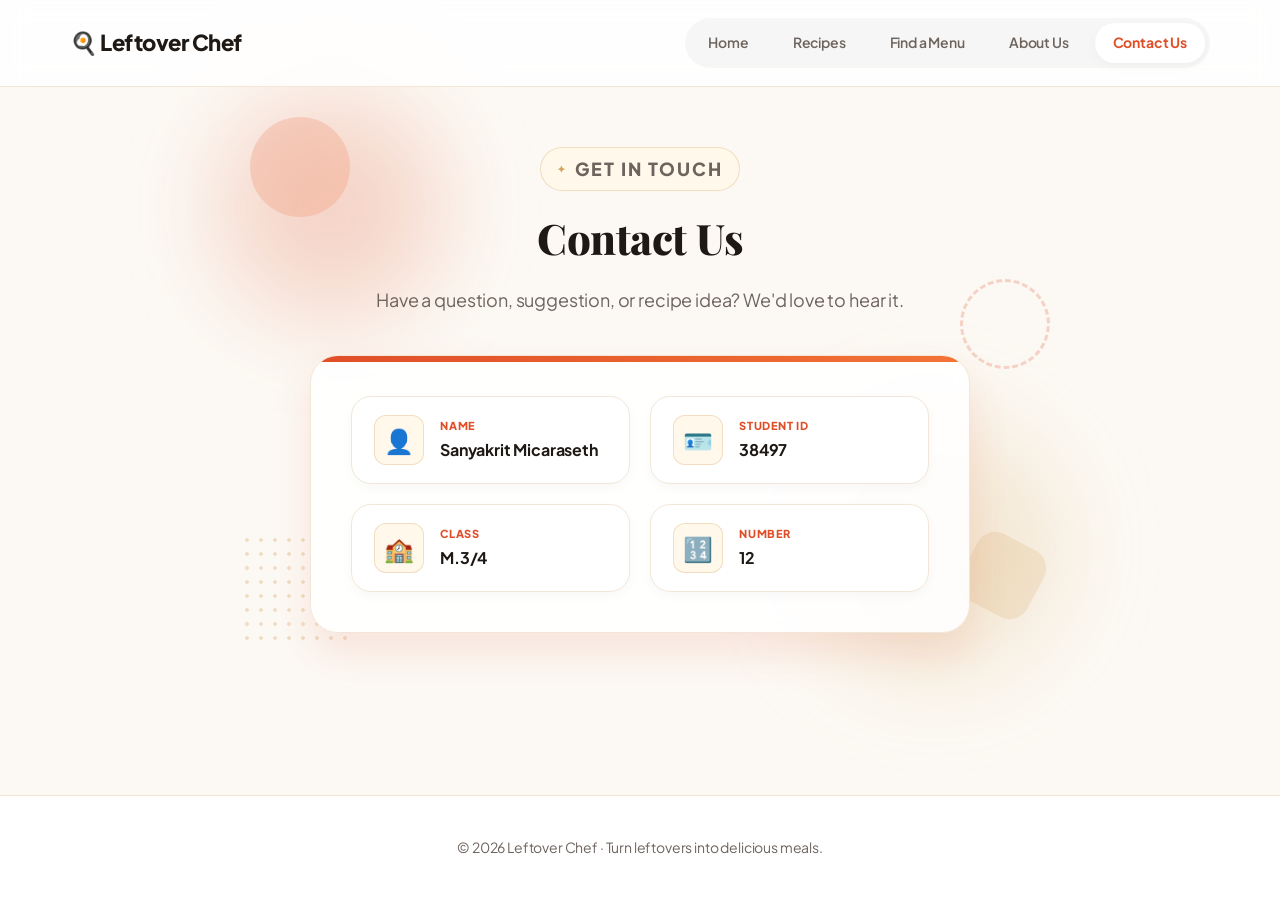
<file: Leftover Chef/contact.html>
<!DOCTYPE html>
<html lang="en">

<head>
  <meta charset="UTF-8">
  <meta name="viewport" content="width=device-width, initial-scale=1.0">
  <title>Contact Us - Leftover Chef</title>
  <!-- Link to the external CSS stylesheet -->
  <link rel="stylesheet" href="style.css">
</head>

<body>

  <!-- NAVIGATION -->
  <header>
    <nav>
      <div class="logo">🍳 Leftover Chef</div>
      <div class="nav-links">
        <a href="index.html">Home</a>
        <a href="recipes.html">Recipes</a>
        <a href="ingredients.html">Find a Menu</a>
        <a href="about.html">About Us</a>
        <a href="contact.html" class="active">Contact Us</a>
      </div>
    </nav>
  </header>

  <!-- MAIN CONTENT CONTAINER -->
  <main>
    <!-- CONTACT SECTION -->
    <section class="contact-section">

      <!-- Background Decorative Shapes & Glowing Orbs -->
      <div class="decor-orb orb-1"></div>
      <div class="decor-orb orb-2"></div>
      <div class="decor-shape shape-circle-lg"></div>
      <div class="decor-shape shape-square"></div>
      <div class="decor-shape shape-ring"></div>
      <div class="decor-shape shape-dots"></div>

      <div class="contact-intro">
        <p class="subtitle">GET IN TOUCH</p>
        <h1>Contact Us</h1>
        <p>Have a question, suggestion, or recipe idea? We'd love to hear it.</p>
      </div>

      <!-- Main Card Container -->
      <div class="contact-card-container">
        <div class="contact-card-grid">
          <div class="contact-info-card">
            <div class="card-icon">👤</div>
            <div class="card-details">
              <span class="card-label">Name</span>
              <span class="card-value">Sanyakrit Micaraseth</span>
            </div>
          </div>

          <div class="contact-info-card">
            <div class="card-icon">🪪</div>
            <div class="card-details">
              <span class="card-label">Student ID</span>
              <span class="card-value">38497</span>
            </div>
          </div>

          <div class="contact-info-card">
            <div class="card-icon">🏫</div>
            <div class="card-details">
              <span class="card-label">Class</span>
              <span class="card-value">M.3/4</span>
            </div>
          </div>

          <div class="contact-info-card">
            <div class="card-icon">🔢</div>
            <div class="card-details">
              <span class="card-label">Number</span>
              <span class="card-value">12</span>
            </div>
          </div>
        </div>
      </div>

    </section>
  </main>

  <!-- FOOTER -->
  <footer>
    <p>© 2026 Leftover Chef · Turn leftovers into delicious meals.</p>
  </footer>

</body>

</html>
</file>
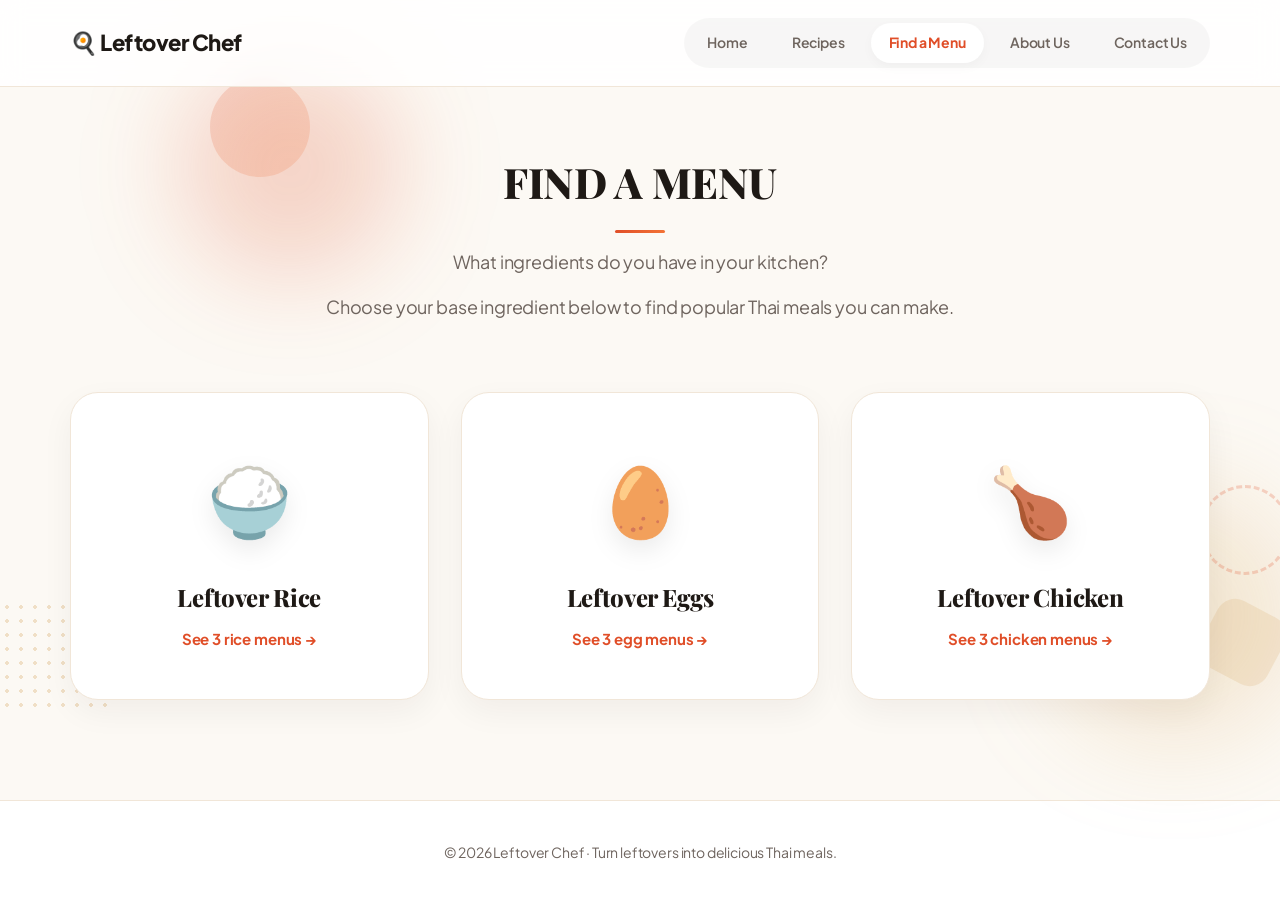
<file: Leftover Chef/ingredients.html>
<!DOCTYPE html>
<html lang="en">
<head>
  <meta charset="UTF-8">
  <meta name="viewport" content="width=device-width, initial-scale=1.0">
  <title>Find a Menu - Leftover Chef</title>
  <link rel="stylesheet" href="style.css">
</head>
<body>

  <header>
    <nav>
      <div class="logo">🍳 Leftover Chef</div>
      <div class="nav-links">
        <a href="index.html">Home</a>
        <a href="recipes.html">Recipes</a>
        <a href="ingredients.html" class="active">Find a Menu</a>
        <a href="about.html">About Us</a>
        <a href="contact.html">Contact Us</a>
      </div>
    </nav>
  </header>

  <main>
    <div class="page-header decor-container">
      <div class="decor-orb orb-1"></div>
      <div class="decor-shape shape-circle-lg"></div>
      <h1>FIND A MENU</h1>
      <p>What ingredients do you have in your kitchen?</p>
      <p>Choose your base ingredient below to find popular Thai meals you can make.</p>
    </div>

    <section class="ingredients decor-container">
      <div class="decor-orb orb-2"></div>
      <div class="decor-shape shape-square"></div>
      <div class="decor-shape shape-ring"></div>
      <div class="decor-shape shape-dots"></div>

      <div class="ingredient-grid">
        <a href="recipes.html#rice-recipes" class="ingredient-card">
          <span class="ingredient-icon">🍚</span>
          <h3>Leftover Rice</h3>
          <p>See 3 rice menus →</p>
        </a>
        <a href="recipes.html#egg-recipes" class="ingredient-card">
          <span class="ingredient-icon">🥚</span>
          <h3>Leftover Eggs</h3>
          <p>See 3 egg menus →</p>
        </a>
        <a href="recipes.html#chicken-recipes" class="ingredient-card">
          <span class="ingredient-icon">🍗</span>
          <h3>Leftover Chicken</h3>
          <p>See 3 chicken menus →</p>
        </a>
      </div>
    </section>
  </main>

  <footer>
    <p>© 2026 Leftover Chef · Turn leftovers into delicious Thai meals.</p>
  </footer>

</body>
</html>
</file>
<file: Leftover Chef/style.css>
/* =========================================
THEME: MODERN THAI BISTRO (LUXURY SPICE)
========================================= */

@import url('https://fonts.googleapis.com/css2?family=Plus+Jakarta+Sans:wght@400;500;600;700;800&family=Playfair+Display:ital,wght@0,600;0,800;1,600&display=swap');

:root {
  /* Rich Warm Color Palette */
  --bg-main: #fcf9f4;
  --bg-card: #ffffff;
  --bg-glass: rgba(255, 255, 255, 0.85);

  --primary-accent: #e04e28;
  --primary-hover: #c43b17;
  --primary-gradient: linear-gradient(135deg, #e04e28 0%, #f37335 100%);

  --gold-accent: #d4a359;
  --gold-light: #fff8eb;

  --border-color: #f1e6d8;
  --border-accent: rgba(224, 78, 40, 0.15);

  --text-dark: #1e1915;
  --text-muted: #6e645e;
  --text-light: #9c9189;

  /* Custom Elevation & Shadows */
  --shadow-sm: 0 4px 12px rgba(30, 25, 21, 0.03);
  --shadow-md: 0 10px 30px rgba(30, 25, 21, 0.06);
  --shadow-lg: 0 20px 40px rgba(220, 78, 40, 0.12);
  --shadow-card: 0 12px 32px rgba(30, 25, 21, 0.05);

  --radius-sm: 12px;
  --radius-md: 20px;
  --radius-lg: 28px;
  --radius-full: 999px;

  --font-heading: 'Playfair Display', Georgia, serif;
  --font-body: 'Plus Jakarta Sans', -apple-system, BlinkMacSystemFont, sans-serif;
}

/* =========================================
GENERAL RESET & STICKY FOOTER SETUP
========================================= */
* {
  margin: 0;
  padding: 0;
  box-sizing: border-box;
}

html, body {
  height: 100%;
}

body {
  background-color: var(--bg-main);
  color: var(--text-dark);
  font-family: var(--font-body);
  line-height: 1.7;
  letter-spacing: -0.01em;
  display: flex;
  flex-direction: column;
  min-height: 100vh;
  overflow-x: hidden;
  position: relative;
}

main {
  flex: 1;
}

img {
  max-width: 100%;
  height: auto;
}

/* Custom Scrollbar Styling */
::-webkit-scrollbar {
  width: 10px;
}
::-webkit-scrollbar-track {
  background: var(--bg-main);
}
::-webkit-scrollbar-thumb {
  background: #e2d7c7;
  border-radius: var(--radius-full);
}
::-webkit-scrollbar-thumb:hover {
  background: var(--gold-accent);
}

/* =========================================
GLOBAL DECORATIVE SHAPES & ANIMATIONS
========================================= */
.decor-container {
  position: relative;
  z-index: 1;
}

/* Glowing Soft Orbs */
.decor-orb {
  position: absolute;
  border-radius: 50%;
  pointer-events: none;
  z-index: -2;
  filter: blur(50px);
}

.orb-1 {
  top: -30px;
  left: -60px;
  width: 220px;
  height: 220px;
  background: rgba(224, 78, 40, 0.22);
  animation: floatLight 8s ease-in-out infinite alternate;
}

.orb-2 {
  bottom: -40px;
  right: -60px;
  width: 250px;
  height: 250px;
  background: rgba(212, 163, 89, 0.22);
  animation: floatLight 10s ease-in-out infinite alternate-reverse;
}

/* Geometric Floating Objects */
.decor-shape {
  position: absolute;
  pointer-events: none;
  z-index: -1;
}

.shape-circle-lg {
  top: -10px;
  left: -30px;
  width: 100px;
  height: 100px;
  border-radius: 50%;
  background: var(--primary-gradient);
  opacity: 0.18;
  animation: floatSlow 6s ease-in-out infinite;
}

.shape-square {
  bottom: 20px;
  right: -40px;
  width: 75px;
  height: 75px;
  background: var(--gold-accent);
  border-radius: 20px;
  transform: rotate(28deg);
  opacity: 0.18;
  animation: floatSlow 7s ease-in-out infinite 1s;
}

.shape-ring {
  top: 30%;
  right: -50px;
  width: 90px;
  height: 90px;
  border: 3px dashed var(--primary-accent);
  border-radius: 50%;
  opacity: 0.22;
  animation: spinSlow 20s linear infinite;
}

.shape-dots {
  bottom: -10px;
  left: -40px;
  width: 110px;
  height: 110px;
  background-image: radial-gradient(var(--gold-accent) 2px, transparent 2px);
  background-size: 14px 14px;
  opacity: 0.3;
}

/* Keyframe Animations */
@keyframes floatSlow {
  0% { transform: translateY(0px); }
  50% { transform: translateY(-12px); }
  100% { transform: translateY(0px); }
}

@keyframes floatLight {
  0% { transform: translateY(0px) scale(1); }
  100% { transform: translateY(-25px) scale(1.08); }
}

@keyframes spinSlow {
  from { transform: rotate(0deg); }
  to { transform: rotate(360deg); }
}

/* =========================================
TYPOGRAPHY ENHANCEMENTS
========================================= */
h1, h2, h3 {
  font-family: var(--font-heading);
  color: var(--text-dark);
  font-weight: 800;
}

.subtitle {
  display: inline-flex;
  align-items: center;
  gap: 8px;
  color: var(--primary-accent);
  font-family: var(--font-body);
  font-weight: 800;
  font-size: 12px;
  letter-spacing: 2px;
  margin-top: 20px;
  margin-bottom: 12px;
  text-transform: uppercase;
  background: var(--gold-light);
  padding: 6px 16px;
  border-radius: var(--radius-full);
  border: 1px solid rgba(212, 163, 89, 0.3);
  width: fit-content;
  margin-left: auto;
  margin-right: auto;
}

.subtitle::before {
  content: '✦';
  font-size: 10px;
  color: var(--gold-accent);
}

.page-header {
  text-align: center;
  padding: 60px 20px 40px;
  max-width: 800px;
  margin: 0 auto;
  display: flex;
  flex-direction: column;
  align-items: center;
}

.page-header h1 {
  font-size: 42px;
  letter-spacing: -0.5px;
  position: relative;
  display: inline-block;
}

.page-header h1::after {
  content: '';
  display: block;
  width: 50px;
  height: 3px;
  background: var(--primary-gradient);
  margin: 12px auto 0;
  border-radius: var(--radius-full);
}

.page-header p {
  color: var(--text-muted);
  margin-top: 14px;
  font-size: 18px;
}

/* =========================================
NAVIGATION & HEADER
========================================= */
header {
  background: var(--bg-glass);
  backdrop-filter: blur(12px);
  -webkit-backdrop-filter: blur(12px);
  border-bottom: 1px solid var(--border-color);
  position: sticky;
  top: 0;
  z-index: 100;
}

nav {
  max-width: 1200px;
  margin: 0 auto;
  padding: 18px 30px;
  display: flex;
  justify-content: space-between;
  align-items: center;
  flex-wrap: wrap;
  gap: 12px;
}

.logo {
  font-size: 22px;
  font-weight: 800;
  color: var(--text-dark);
  display: flex;
  align-items: center;
  gap: 8px;
  letter-spacing: -0.5px;
}

.nav-links {
  display: flex;
  gap: 8px;
  background: rgba(0, 0, 0, 0.03);
  padding: 5px;
  border-radius: var(--radius-full);
  flex-wrap: wrap;
  justify-content: center;
}

.nav-links a {
  text-decoration: none;
  color: var(--text-muted);
  font-weight: 600;
  font-size: 14px;
  padding: 8px 18px;
  border-radius: var(--radius-full);
  transition: all 0.3s cubic-bezier(0.4, 0, 0.2, 1);
}

.nav-links a:hover {
  color: var(--primary-accent);
}

.nav-links a.active {
  background: var(--bg-card);
  color: var(--primary-accent);
  box-shadow: var(--shadow-sm);
  font-weight: 700;
}

/* =========================================
HERO SECTION
========================================= */
.hero {
  max-width: 1200px;
  margin: 0 auto;
  padding: 80px 30px;
  display: flex;
  align-items: center;
  gap: 60px;
}

.hero-content {
  flex: 1;
}

.hero-content h1 {
  font-size: 54px;
  line-height: 1.15;
  margin-bottom: 24px;
}

.hero-content p {
  font-size: 18px;
  color: var(--text-muted);
  margin-bottom: 36px;
  max-width: 500px;
}

.hero-image {
  flex: 1;
  position: relative;
}

.hero-image::before {
  content: '';
  position: absolute;
  inset: -12px;
  background: var(--primary-gradient);
  border-radius: 32px;
  opacity: 0.15;
  transform: rotate(-2deg);
  z-index: 0;
}

.hero-image img {
  position: relative;
  z-index: 1;
  width: 100%;
  border-radius: 24px;
  box-shadow: var(--shadow-lg);
  object-fit: cover;
  transition: transform 0.5s cubic-bezier(0.16, 1, 0.3, 1);
}

.hero-image:hover img {
  transform: scale(1.02) translateY(-4px);
}

/* Buttons Styling */
.button {
  display: inline-flex;
  align-items: center;
  gap: 8px;
  background: var(--primary-gradient);
  color: #ffffff;
  padding: 16px 36px;
  border-radius: var(--radius-full);
  text-decoration: none;
  font-weight: 700;
  font-size: 15px;
  transition: all 0.3s ease;
  box-shadow: 0 8px 24px rgba(224, 78, 40, 0.3);
}

.button:hover {
  transform: translateY(-3px);
  box-shadow: 0 12px 28px rgba(224, 78, 40, 0.4);
}

/* =========================================
INGREDIENT CARDS (ingredients.html)
========================================= */
.ingredients {
  max-width: 1200px;
  margin: 0 auto 100px;
  padding: 0 30px;
}

.ingredient-grid {
  display: grid;
  grid-template-columns: repeat(3, 1fr);
  gap: 32px;
  margin-top: 30px;
}

.ingredient-card {
  background: var(--bg-card);
  border: 1px solid var(--border-color);
  border-radius: var(--radius-lg);
  padding: 48px 32px;
  text-align: center;
  text-decoration: none;
  color: var(--text-dark);
  box-shadow: var(--shadow-card);
  transition: all 0.4s cubic-bezier(0.16, 1, 0.3, 1);
  display: flex;
  flex-direction: column;
  align-items: center;
  position: relative;
  overflow: hidden;
}

.ingredient-card::before {
  content: '';
  position: absolute;
  top: 0;
  left: 0;
  right: 0;
  height: 4px;
  background: var(--primary-gradient);
  opacity: 0;
  transition: opacity 0.3s ease;
}

.ingredient-card:hover {
  transform: translateY(-8px);
  border-color: var(--border-accent);
  box-shadow: 0 20px 40px rgba(30, 25, 21, 0.08);
}

.ingredient-card:hover::before {
  opacity: 1;
}

.ingredient-icon {
  font-size: 68px;
  margin-bottom: 20px;
  display: inline-block;
  filter: drop-shadow(0 10px 12px rgba(0, 0, 0, 0.08));
  transition: transform 0.4s cubic-bezier(0.34, 1.56, 0.64, 1);
}

.ingredient-card:hover .ingredient-icon {
  transform: scale(1.2) translateY(-6px) rotate(6deg);
}

.ingredient-card h3 {
  font-size: 24px;
  margin-bottom: 8px;
}

.ingredient-card p {
  color: var(--primary-accent);
  font-weight: 700;
  font-size: 15px;
  display: inline-flex;
  align-items: center;
  gap: 4px;
}

/* =========================================
ANIMATED INGREDIENTS (INDEX PAGE)
========================================= */
.animated-ingredients-container {
  max-width: 1000px;
  margin: 0 auto;
  padding: 40px 20px 80px;
  text-align: center;
}

.animated-ingredients-container h2 {
  font-size: 36px;
  margin-bottom: 50px;
}

.ingredient-icon-group {
  display: flex;
  justify-content: center;
  align-items: center;
  gap: 70px;
  flex-wrap: wrap;
}

.ingredient-item {
  display: flex;
  flex-direction: column;
  align-items: center;
  text-decoration: none;
  color: var(--text-dark);
}

.ingredient-emoji {
  font-size: 85px;
  line-height: 1;
  margin-bottom: 16px;
  display: inline-block;
  filter: drop-shadow(0 12px 18px rgba(30, 25, 21, 0.1));
  transition: transform 0.4s cubic-bezier(0.34, 1.56, 0.64, 1), filter 0.4s ease;
}

.ingredient-label {
  font-size: 18px;
  font-weight: 700;
  color: var(--text-dark);
  transition: all 0.3s ease;
}

.ingredient-item:hover .ingredient-label {
  color: var(--primary-accent);
  transform: translateY(-4px);
}

/* =========================================
HOW IT WORKS SECTION
========================================= */
.how-it-works {
  max-width: 1200px;
  margin: 20px auto 100px;
  padding: 0 30px;
  text-align: center;
}

.how-it-works h2 {
  font-size: 36px;
  margin-bottom: 50px;
}

.steps {
  display: grid;
  grid-template-columns: repeat(3, 1fr);
  gap: 32px;
}

.step {
  background: var(--bg-card);
  border: 1px solid var(--border-color);
  padding: 40px 30px;
  border-radius: var(--radius-lg);
  box-shadow: var(--shadow-sm);
  position: relative;
  transition: transform 0.3s ease;
}

.step:hover {
  transform: translateY(-5px);
  box-shadow: var(--shadow-md);
}

.step span {
  font-family: var(--font-heading);
  font-size: 36px;
  font-weight: 800;
  background: var(--primary-gradient);
  -webkit-background-clip: text;
  -webkit-text-fill-color: transparent;
  display: block;
  margin-bottom: 12px;
}

.step h3 {
  font-size: 20px;
  margin-bottom: 10px;
}

.step p {
  color: var(--text-muted);
  font-size: 15px;
}

/* =========================================
POPULAR RECIPES & CARDS
========================================= */
.popular-recipes {
  max-width: 1200px;
  margin: 0 auto 100px;
  padding: 0 30px;
}

.popular-recipes h2 {
  font-size: 36px;
  margin-bottom: 50px;
  text-align: center;
}

.recipe-cards {
  display: grid;
  grid-template-columns: repeat(3, 1fr);
  gap: 32px;
}

.recipe-card {
  background: var(--bg-card);
  border: 1px solid var(--border-color);
  border-radius: var(--radius-lg);
  overflow: hidden;
  transition: all 0.4s cubic-bezier(0.16, 1, 0.3, 1);
  box-shadow: var(--shadow-card);
}

.recipe-card:hover {
  transform: translateY(-8px);
  border-color: var(--border-accent);
  box-shadow: 0 20px 40px rgba(30, 25, 21, 0.1);
}

.recipe-card img {
  width: 100%;
  height: 220px;
  object-fit: cover;
  transition: transform 0.5s ease;
}

.recipe-card:hover img {
  transform: scale(1.05);
}

.recipe-info {
  padding: 28px;
}

.recipe-info h3 {
  font-size: 22px;
  margin-bottom: 12px;
}

.recipe-info p {
  color: var(--text-muted);
  font-size: 15px;
  margin-bottom: 20px;
}

.recipe-info a {
  color: var(--primary-accent);
  text-decoration: none;
  font-weight: 700;
  font-size: 15px;
  display: inline-flex;
  align-items: center;
  gap: 4px;
  transition: gap 0.2s ease;
}

.recipe-info a:hover {
  gap: 8px;
}

/* =========================================
RECIPES QUICK NAV & SECTIONS (recipes.html)
========================================= */
.recipes-quick-nav {
  max-width: 1200px;
  margin: 0 auto 60px;
  padding: 0 30px;
}

.quick-nav-container {
  background-color: var(--bg-card);
  border: 1px solid var(--border-color);
  border-radius: var(--radius-lg);
  padding: 40px;
  box-shadow: var(--shadow-card);
}

.quick-nav-title {
  text-align: center;
  font-size: 28px;
  color: var(--text-dark);
  margin-bottom: 30px;
}

.quick-nav-groups {
  display: grid;
  grid-template-columns: repeat(3, 1fr);
  gap: 30px;
}

.quick-group-header {
  font-size: 18px;
  color: var(--primary-accent);
  margin-bottom: 15px;
  padding-bottom: 8px;
  border-bottom: 2px solid var(--gold-light);
  display: flex;
  align-items: center;
  gap: 8px;
}

.quick-card-list {
  display: flex;
  flex-direction: column;
  gap: 12px;
}

.quick-card {
  display: flex;
  align-items: center;
  gap: 15px;
  background-color: var(--bg-main);
  border: 1px solid var(--border-color);
  padding: 10px 14px;
  border-radius: var(--radius-sm);
  text-decoration: none;
  transition: all 0.3s ease;
}

.quick-card:hover {
  background-color: #ffffff;
  border-color: var(--primary-accent);
  transform: translateY(-3px);
  box-shadow: var(--shadow-sm);
}

.quick-card img {
  width: 55px;
  height: 55px;
  border-radius: 12px;
  object-fit: cover;
  flex-shrink: 0;
}

.quick-card span {
  font-size: 14px;
  font-weight: bold;
  color: var(--text-dark);
  line-height: 1.3;
}

.quick-card:hover span {
  color: var(--primary-accent);
}

.recipe-section {
  max-width: 1000px;
  margin: 0 auto 100px;
  padding: 0 20px;
}

.section-heading {
  text-align: center;
  margin-bottom: 50px;
}

.section-heading span {
  font-size: 48px;
  display: block;
  margin-bottom: 8px;
}

.section-heading h1 {
  font-size: 36px;
  margin-bottom: 8px;
}

.section-heading p {
  color: var(--text-muted);
  font-size: 17px;
}

.recipe-detail {
  background: var(--bg-card);
  border: 1px solid var(--border-color);
  border-radius: var(--radius-lg);
  display: flex;
  margin-bottom: 48px;
  overflow: hidden;
  box-shadow: var(--shadow-card);
}

.recipe-detail-image {
  flex: 1;
  min-height: 350px;
}

.recipe-detail-image img {
  width: 100%;
  height: 100%;
  object-fit: cover;
}

.recipe-detail-content {
  flex: 1.3;
  padding: 44px;
}

.recipe-detail-content h1 {
  font-size: 28px;
  margin: 8px 0 12px;
}

.recipe-detail-content p {
  color: var(--text-muted);
  font-size: 16px;
}

.recipe-detail-content h3 {
  font-size: 18px;
  margin-top: 28px;
  margin-bottom: 12px;
  color: var(--primary-accent);
  display: flex;
  align-items: center;
  gap: 8px;
}

.recipe-detail-content ul,
.recipe-detail-content ol {
  padding-left: 20px;
  color: var(--text-muted);
}

.recipe-detail-content li {
  margin-bottom: 8px;
  font-size: 15px;
}

/* =========================================
CONTACT PAGE CARDS
========================================= */
.contact-section {
  max-width: 720px;
  margin: 40px auto 100px;
  padding: 0 30px;
  position: relative;
}

.contact-intro {
  text-align: center;
  margin-bottom: 40px;
}

.contact-intro h1 {
  font-size: 42px;
  letter-spacing: -0.5px;
  margin-bottom: 10px;
}

.contact-intro p {
  color: var(--text-muted);
  font-size: 18px;
}

.contact-card-container {
  background: rgba(255, 255, 255, 0.9);
  backdrop-filter: blur(10px);
  border: 1px solid var(--border-color);
  border-radius: var(--radius-lg);
  padding: 40px;
  box-shadow: var(--shadow-lg);
  position: relative;
  overflow: hidden;
}

.contact-card-container::before {
  content: '';
  position: absolute;
  top: 0;
  left: 0;
  right: 0;
  height: 6px;
  background: var(--primary-gradient);
}

.contact-card-grid {
  display: grid;
  grid-template-columns: repeat(2, 1fr);
  gap: 20px;
}

.contact-info-card {
  display: flex;
  align-items: center;
  gap: 16px;
  background: var(--bg-card);
  border: 1px solid var(--border-color);
  padding: 18px 22px;
  border-radius: var(--radius-md);
  box-shadow: var(--shadow-sm);
  transition: all 0.3s cubic-bezier(0.16, 1, 0.3, 1);
}

.contact-info-card:hover {
  transform: translateY(-5px);
  border-color: var(--primary-accent);
  box-shadow: 0 12px 24px rgba(224, 78, 40, 0.12);
}

.card-icon {
  font-size: 24px;
  background: var(--gold-light);
  width: 50px;
  height: 50px;
  display: flex;
  align-items: center;
  justify-content: center;
  border-radius: var(--radius-sm);
  border: 1px solid rgba(212, 163, 89, 0.3);
  flex-shrink: 0;
  transition: transform 0.3s ease;
}

.contact-info-card:hover .card-icon {
  transform: scale(1.1) rotate(6deg);
  background: var(--primary-gradient);
  color: #ffffff;
}

.card-details {
  display: flex;
  flex-direction: column;
}

.card-label {
  font-size: 11px;
  font-weight: 800;
  color: var(--primary-accent);
  text-transform: uppercase;
  letter-spacing: 0.8px;
}

.card-value {
  font-size: 16px;
  font-weight: 700;
  color: var(--text-dark);
}

/* =========================================
ABOUT PAGE
========================================= */
.about-section {
  max-width: 1200px;
  margin: 0 auto 100px;
  padding: 0 30px;
  display: flex;
  align-items: center;
  gap: 60px;
}

.about-content {
  flex: 1.2;
}

.about-content h2 {
  font-size: 36px;
  margin-bottom: 24px;
}

.about-content p {
  font-size: 17px;
  color: var(--text-muted);
  margin-bottom: 20px;
  line-height: 1.8;
}

.about-image {
  flex: 1;
}

.about-image img {
  width: 100%;
  border-radius: var(--radius-lg);
  box-shadow: var(--shadow-card);
  object-fit: cover;
}

.values-section {
  max-width: 1200px;
  margin: 0 auto 100px;
  padding: 0 30px;
  text-align: center;
}

.values-section h2 {
  font-size: 36px;
  margin-bottom: 50px;
}

.values-grid {
  display: grid;
  grid-template-columns: repeat(3, 1fr);
  gap: 32px;
}

.value-card {
  background: var(--bg-card);
  border: 1px solid var(--border-color);
  border-radius: var(--radius-lg);
  padding: 44px 30px;
  box-shadow: var(--shadow-card);
  transition: transform 0.3s ease;
}

.value-card:hover {
  transform: translateY(-6px);
}

.value-icon {
  font-size: 52px;
  display: block;
  margin-bottom: 16px;
}

.value-card h3 {
  font-size: 22px;
  margin-bottom: 12px;
}

.value-card p {
  color: var(--text-muted);
  font-size: 15px;
}

.about-cta {
  max-width: 1000px;
  margin: 0 auto 100px;
  padding: 60px 40px;
  background: linear-gradient(135deg, #ffffff 0%, #fff8eb 100%);
  border: 1px solid var(--border-color);
  border-radius: var(--radius-lg);
  text-align: center;
  box-shadow: var(--shadow-card);
}

.about-cta h2 {
  font-size: 32px;
  margin-bottom: 12px;
}

.about-cta p {
  color: var(--text-muted);
  font-size: 18px;
  margin-bottom: 30px;
}

/* =========================================
FOOTER (ALWAYS LOCKED AT BOTTOM)
========================================= */
footer {
  text-align: center;
  padding: 40px 20px;
  border-top: 1px solid var(--border-color);
  background: var(--bg-card);
  color: var(--text-muted);
  font-size: 14px;
  margin-top: auto;
}

/* =========================================
RESPONSIVE BREAKPOINTS
========================================= */
@media screen and (max-width: 1024px) {
  nav {
    padding: 16px 20px;
  }

  .hero,
  .about-section {
    flex-direction: column;
    text-align: center;
    gap: 40px;
  }

  .hero-content p {
    margin-left: auto;
    margin-right: auto;
  }

  .ingredient-grid,
  .recipe-cards,
  .values-grid,
  .quick-nav-groups {
    grid-template-columns: repeat(2, 1fr);
    gap: 20px;
  }

  .recipe-detail {
    flex-direction: column;
  }

  .recipe-detail-image {
    min-height: 280px;
  }
}

@media screen and (max-width: 768px) {
  header {
    position: relative;
  }

  nav {
    flex-direction: column;
    align-items: center;
    padding: 12px 16px;
  }

  .nav-links {
    width: 100%;
    gap: 4px;
    padding: 4px;
    justify-content: center;
  }

  .nav-links a {
    padding: 6px 10px;
    font-size: 12px;
    flex: 1 1 auto;
    text-align: center;
  }

  .hero-content h1 {
    font-size: 34px;
  }

  .page-header h1 {
    font-size: 32px;
  }

  .ingredient-grid,
  .steps,
  .recipe-cards,
  .values-grid,
  .quick-nav-groups,
  .contact-card-grid {
    grid-template-columns: 1fr;
  }

  .ingredient-icon-group {
    gap: 30px;
  }

  .ingredient-emoji {
    font-size: 60px;
  }

  .recipe-detail-content {
    padding: 24px 18px;
  }

  .contact-card-container,
  .quick-nav-container,
  .about-cta {
    padding: 24px 16px;
  }
}

@media screen and (max-width: 480px) {
  body {
    padding: 0;
  }

  .page-header {
    padding: 30px 12px 20px;
  }

  .hero,
  .ingredients,
  .how-it-works,
  .popular-recipes,
  .recipes-quick-nav,
  .recipe-section,
  .contact-section,
  .about-section,
  .values-section {
    padding-left: 12px;
    padding-right: 12px;
    margin-bottom: 50px;
  }

  .hero-content h1 {
    font-size: 26px;
  }

  .page-header h1 {
    font-size: 24px;
  }

  .ingredient-icon-group {
    gap: 20px;
  }

  .ingredient-emoji {
    font-size: 50px;
  }

  .button {
    width: 100%;
    justify-content: center;
  }
}
</file>
